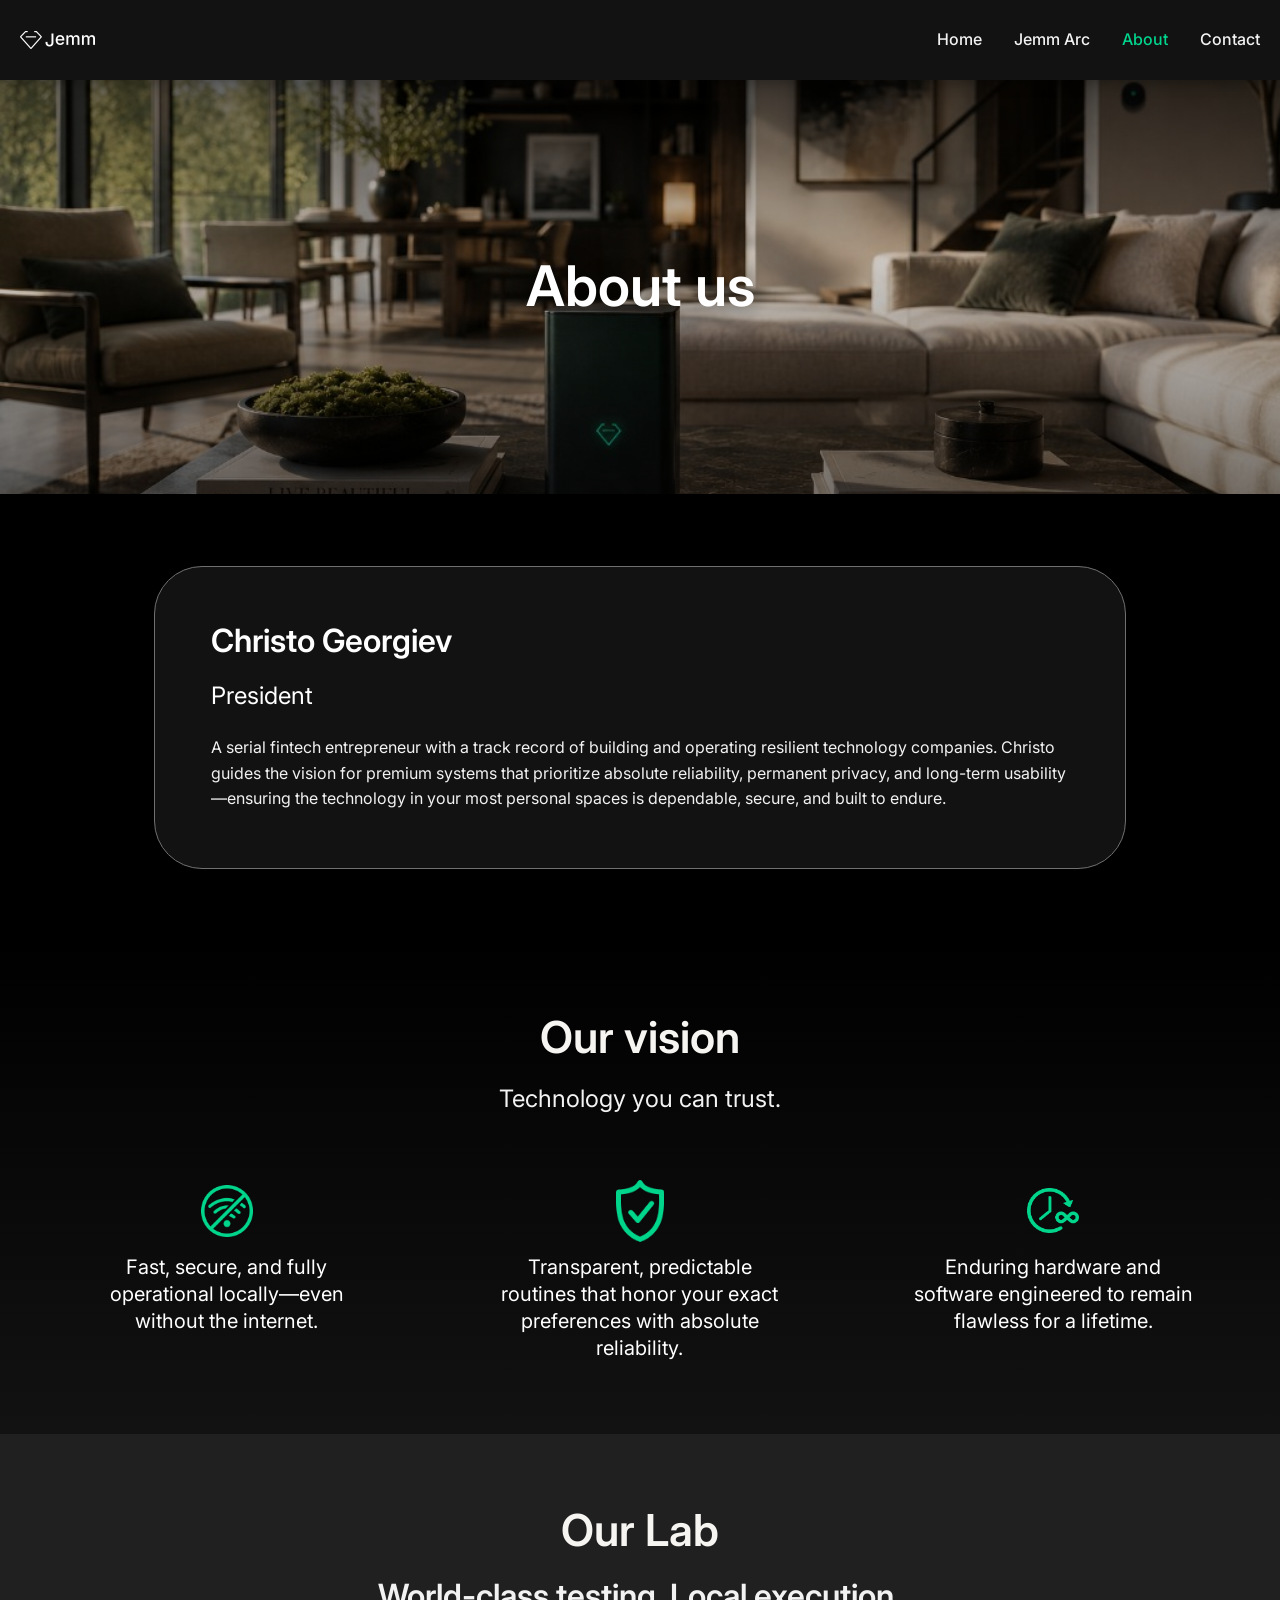
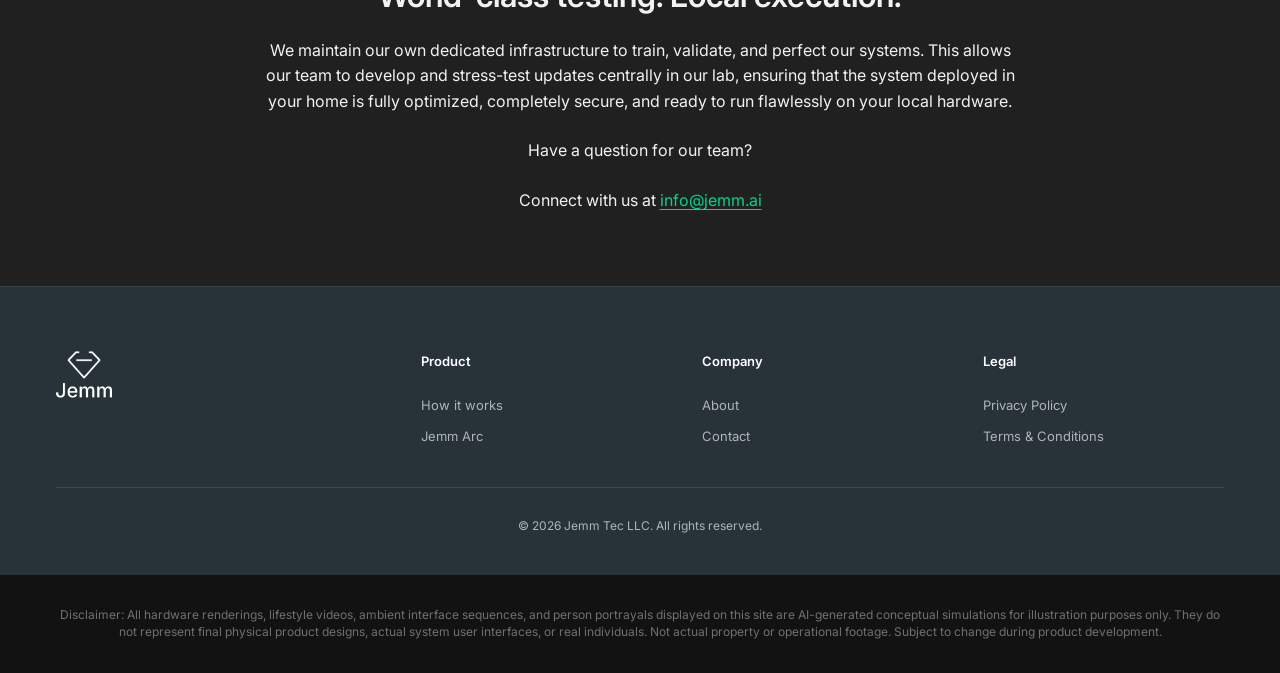
<file: about.html>
<!DOCTYPE html>
<html lang="en">
<head>
  <meta charset="UTF-8" />
  <meta name="viewport" content="width=device-width, initial-scale=1.0" />
  <link rel="icon" href="assets/favicon.png" type="image/png" />
  <title>About — Jemm</title>
  <meta name="description" content="A seamless life companion that completes your daily tasks on command." />
  <link rel="preconnect" href="https://fonts.googleapis.com" />
  <link rel="preconnect" href="https://fonts.gstatic.com" crossorigin />
  <link href="https://fonts.googleapis.com/css2?family=Inter:wght@400;500;600;700&display=swap" rel="stylesheet" />
  <link rel="stylesheet" href="css/styles.css" />
</head>
<body>

  <header class="site-header site-header--page" id="siteHeader">
    <div class="container site-header__inner">
      <a href="index.html" class="site-logo" aria-label="Jemm home">
        <img src="assets/logo-landscape-white.png" alt="Jemm" width="75" height="18" />
      </a>
      <button class="site-nav-toggle" type="button" id="siteNavToggle" aria-expanded="false" aria-controls="siteNav" aria-label="Open menu">
        <span></span><span></span><span></span>
      </button>
      <nav class="site-nav" id="siteNav" aria-label="Main">
        <a href="index.html">Home</a>
        <a href="jemm-arc.html">Jemm Arc</a>
        <a href="about.html" class="is-active" aria-current="page">About</a>
        <a href="contact.html">Contact</a>
      </nav>
    </div>
  </header>

  <main>
    <section class="hero-page hero-page--scene hero-page--plain hero-page--about" aria-labelledby="about-hero-title">
      <div class="hero-page__bg" aria-hidden="true">
        <img src="assets/images/hero-about-contact-living-room.png" alt="" />
      </div>
      <div class="hero-page__content">
        <h1 class="h1" id="about-hero-title" style="color: var(--white);">About us</h1>
      </div>
    </section>

    <section class="section section--black" aria-labelledby="founder-title">
      <div class="container">
        <div class="split-card split-card--text-only" style="max-width: 972px;">
          <div class="split-card__body">
            <h2 class="h3" id="founder-title" style="color: var(--white);">Christo Georgiev</h2>
            <p class="h4" style="color: var(--white); margin: 0;">President</p>
            <p style="margin: 0;">A serial fintech entrepreneur with a track record of building and operating resilient technology companies. Christo guides the vision for premium systems that prioritize absolute reliability, permanent privacy, and long-term usability—ensuring the technology in your most personal spaces is dependable, secure, and built to endure.</p>
          </div>
        </div>
      </div>
    </section>

    <section class="section section--gradient-dark" aria-labelledby="vision-title">
      <div class="container">
        <header class="section-header" style="margin-bottom: 56px;">
          <h2 class="h2" id="vision-title" style="color: var(--coconut);">Our vision</h2>
          <p class="h4" style="color: var(--lite-gray); margin: 0;">Technology you can trust.</p>
        </header>
        <div class="selling-points">
          <article class="selling-point">
            <span class="selling-point__icon about-feature-icon about-feature-icon--local" role="img" aria-label="Local processing"></span>
            <p class="selling-point__statement">Fast, secure, and fully operational locally—even without the internet.</p>
          </article>
          <article class="selling-point">
            <span class="selling-point__icon about-feature-icon about-feature-icon--reliable" role="img" aria-label="Reliable system"></span>
            <p class="selling-point__statement">Transparent, predictable routines that honor your exact preferences with absolute reliability.</p>
          </article>
          <article class="selling-point">
            <span class="selling-point__icon about-feature-icon about-feature-icon--built-to-last" role="img" aria-label="Built to last"></span>
            <p class="selling-point__statement">Enduring hardware and software engineered to remain flawless for a lifetime.</p>
          </article>
        </div>
      </div>
    </section>

    <section class="section section--charcoal about-lab" aria-labelledby="lab-title">
      <div class="container lab-section">
        <h2 class="h2" id="lab-title" style="color: var(--coconut);">Our Lab</h2>
        <p class="h3" style="color: var(--lite-gray); margin: 0;">World-class testing. Local execution.</p>
        <p style="margin: 0;">We maintain our own dedicated infrastructure to train, validate, and perfect our systems. This allows our team to develop and stress-test updates centrally in our lab, ensuring that the system deployed in your home is fully optimized, completely secure, and ready to run flawlessly on your local hardware.</p>
        <p style="margin: 0;">Have a question for our team?</p>
        <p style="margin: 0;">Connect with us at <a href="mailto:info@jemm.ai">info@jemm.ai</a></p>
      </div>
    </section>
  </main>

  <div id="site-footer-mount"></div>

  <script src="js/footer.js"></script>
  <script src="js/site.js"></script>
</body>
</html>
</file>
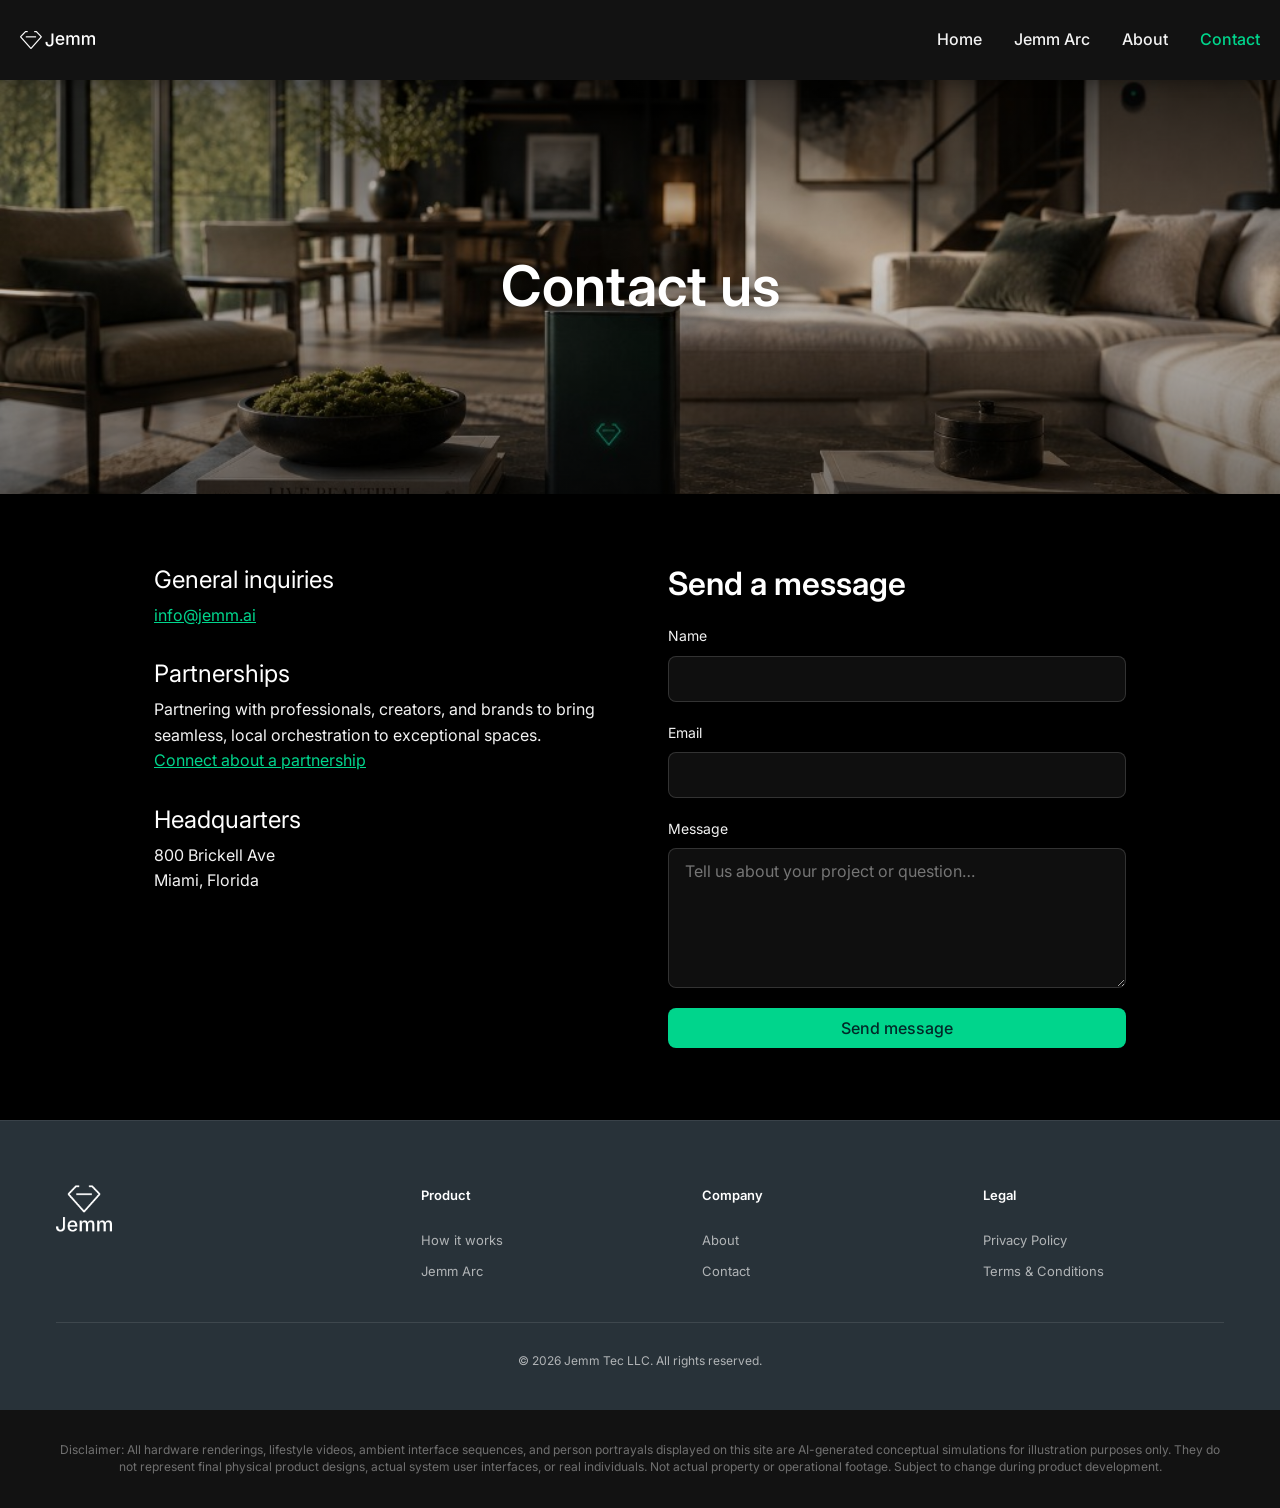
<file: contact.html>
<!DOCTYPE html>
<html lang="en">
<head>
  <meta charset="UTF-8" />
  <meta name="viewport" content="width=device-width, initial-scale=1.0" />
  <link rel="icon" href="assets/favicon.png" type="image/png" />
  <title>Contact — Jemm</title>
  <meta name="description" content="A seamless life companion that completes your daily tasks on command." />
  <link rel="preconnect" href="https://fonts.googleapis.com" />
  <link rel="preconnect" href="https://fonts.gstatic.com" crossorigin />
  <link href="https://fonts.googleapis.com/css2?family=Inter:wght@400;500;600;700&display=swap" rel="stylesheet" />
  <link rel="stylesheet" href="css/styles.css" />
</head>
<body>

  <header class="site-header site-header--page" id="siteHeader">
    <div class="container site-header__inner">
      <a href="index.html" class="site-logo" aria-label="Jemm home">
        <img src="assets/logo-landscape-white.png" alt="Jemm" width="75" height="18" />
      </a>
      <button class="site-nav-toggle" type="button" id="siteNavToggle" aria-expanded="false" aria-controls="siteNav" aria-label="Open menu">
        <span></span><span></span><span></span>
      </button>
      <nav class="site-nav" id="siteNav" aria-label="Main">
        <a href="index.html">Home</a>
        <a href="jemm-arc.html">Jemm Arc</a>
        <a href="about.html">About</a>
        <a href="contact.html" class="is-active" aria-current="page">Contact</a>
      </nav>
    </div>
  </header>

  <main>
    <section class="hero-page hero-page--scene hero-page--plain hero-page--contact" aria-labelledby="contact-hero-title">
      <div class="hero-page__bg" aria-hidden="true">
        <img src="assets/images/hero-about-contact-living-room.png" alt="" />
      </div>
      <div class="hero-page__content">
        <h1 class="h1" id="contact-hero-title" style="color: var(--white);">Contact us</h1>
      </div>
    </section>

    <section class="section section--black" aria-labelledby="contact-form-title">
      <div class="container">
        <div class="contact-grid">
          <div class="contact-info">
            <div class="contact-info__block">
              <h2 class="h4">General inquiries</h2>
              <p><a href="mailto:info@jemm.ai">info@jemm.ai</a></p>
            </div>
            <div class="contact-info__block">
              <h2 class="h4">Partnerships</h2>
              <p>Partnering with professionals, creators, and brands to bring seamless, local orchestration to exceptional spaces.</p>
              <p><a href="mailto:info@jemm.ai?subject=Partnership%20inquiry">Connect about a partnership</a></p>
            </div>
            <div class="contact-info__block">
              <h2 class="h4">Headquarters</h2>
              <p>800 Brickell Ave<br />Miami, Florida</p>
            </div>
          </div>

          <div class="contact-form-wrap">
            <h2 class="h3" id="contact-form-title">Send a message</h2>
            <form class="contact-form" action="mailto:info@jemm.ai" method="post" enctype="text/plain">
              <label>
                Name
                <input type="text" name="name" autocomplete="name" required />
              </label>
              <label>
                Email
                <input type="email" name="email" autocomplete="email" required />
              </label>
              <label>
                Message
                <textarea name="message" required placeholder="Tell us about your project or question…"></textarea>
              </label>
              <button type="submit" class="btn btn--primary">Send message</button>
            </form>
          </div>
        </div>
      </div>
    </section>
  </main>

  <div id="site-footer-mount"></div>

  <script src="js/footer.js"></script>
  <script src="js/site.js"></script>
</body>
</html>
</file>
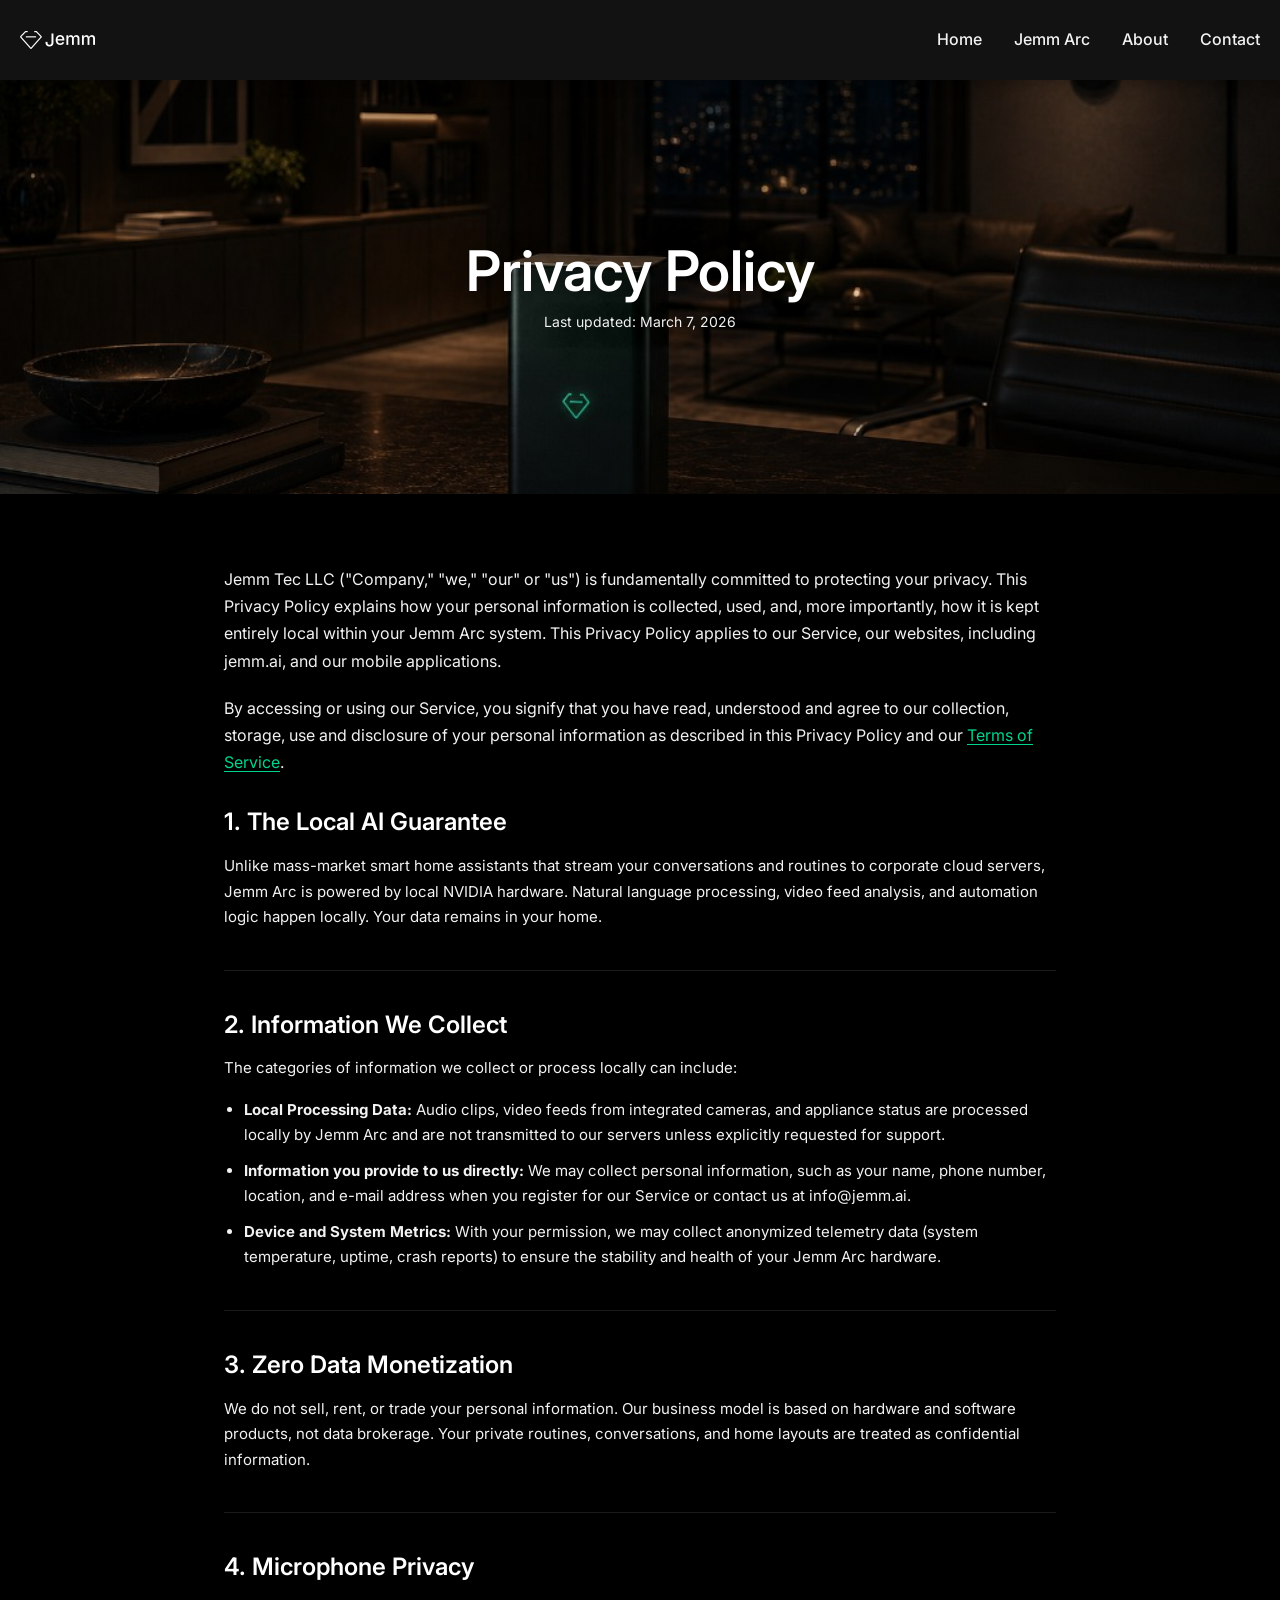
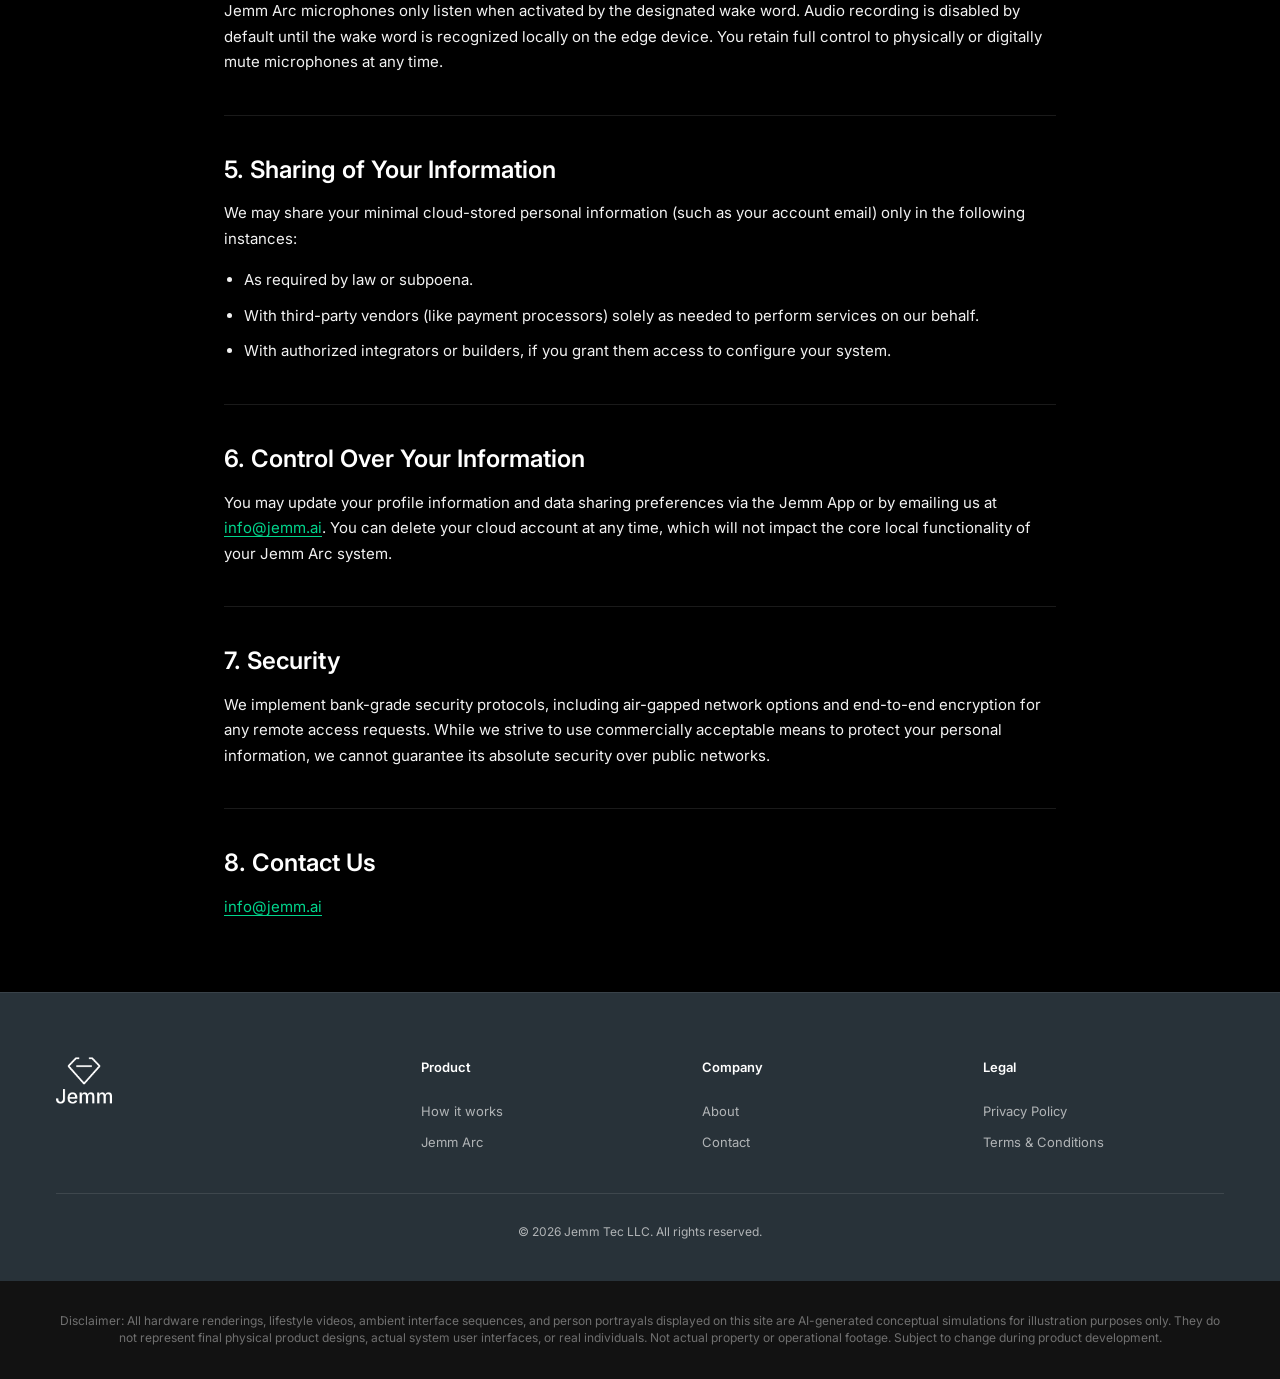
<file: privacy.html>
<!DOCTYPE html>
<html lang="en">
<head>
  <meta charset="UTF-8" />
  <meta name="viewport" content="width=device-width, initial-scale=1.0" />
  <link rel="icon" href="assets/favicon.png" type="image/png" />
  <title>Privacy Policy — Jemm</title>
  <meta name="description" content="A seamless life companion that completes your daily tasks on command." />
  <link rel="preconnect" href="https://fonts.googleapis.com" />
  <link rel="preconnect" href="https://fonts.gstatic.com" crossorigin />
  <link href="https://fonts.googleapis.com/css2?family=Inter:wght@400;500;600;700&display=swap" rel="stylesheet" />
  <link rel="stylesheet" href="css/styles.css" />
</head>
<body>

  <header class="site-header site-header--page" id="siteHeader">
    <div class="container site-header__inner">
      <a href="index.html" class="site-logo" aria-label="Jemm home">
        <img src="assets/logo-landscape-white.png" alt="Jemm" width="75" height="18" />
      </a>
      <button class="site-nav-toggle" type="button" id="siteNavToggle" aria-expanded="false" aria-controls="siteNav" aria-label="Open menu">
        <span></span><span></span><span></span>
      </button>
      <nav class="site-nav" id="siteNav" aria-label="Main">
        <a href="index.html">Home</a>
        <a href="jemm-arc.html">Jemm Arc</a>
        <a href="about.html">About</a>
        <a href="contact.html">Contact</a>
      </nav>
    </div>
  </header>

  <main>
    <section class="hero-page hero-page--scene hero-page--plain hero-page--legal hero-page--contact" aria-labelledby="privacy-hero-title">
      <div class="hero-page__bg" aria-hidden="true">
        <img src="assets/images/hero-legal-about-living-room.png" alt="" />
      </div>
      <div class="hero-page__content">
        <h1 class="h1" id="privacy-hero-title" style="color: var(--white);">Privacy Policy</h1>
        <p class="legal-date">Last updated: March 7, 2026</p>
      </div>
    </section>

    <section class="section section--black" aria-label="Privacy Policy content">
      <div class="container">
        <div class="page-content">
        <p>Jemm Tec LLC ("Company," "we," "our" or "us") is fundamentally committed to protecting your privacy. This Privacy Policy explains how your personal information is collected, used, and, more importantly, how it is kept entirely local within your Jemm Arc system. This Privacy Policy applies to our Service, our websites, including jemm.ai, and our mobile applications.</p>

        <p>By accessing or using our Service, you signify that you have read, understood and agree to our collection, storage, use and disclosure of your personal information as described in this Privacy Policy and our <a href="terms.html">Terms of Service</a>.</p>

        <section class="legal-block">
          <h4 class="h4">1. The Local AI Guarantee</h4>
          <p>Unlike mass-market smart home assistants that stream your conversations and routines to corporate cloud servers, Jemm Arc is powered by local NVIDIA hardware. Natural language processing, video feed analysis, and automation logic happen locally. Your data remains in your home.</p>
        </section>

        <section class="legal-block">
          <h4 class="h4">2. Information We Collect</h4>
          <p>The categories of information we collect or process locally can include:</p>
          <ul>
            <li><strong>Local Processing Data:</strong> Audio clips, video feeds from integrated cameras, and appliance status are processed locally by Jemm Arc and are not transmitted to our servers unless explicitly requested for support.</li>
            <li><strong>Information you provide to us directly:</strong> We may collect personal information, such as your name, phone number, location, and e-mail address when you register for our Service or contact us at info@jemm.ai.</li>
            <li><strong>Device and System Metrics:</strong> With your permission, we may collect anonymized telemetry data (system temperature, uptime, crash reports) to ensure the stability and health of your Jemm Arc hardware.</li>
          </ul>
        </section>

        <section class="legal-block">
          <h4 class="h4">3. Zero Data Monetization</h4>
          <p>We do not sell, rent, or trade your personal information. Our business model is based on hardware and software products, not data brokerage. Your private routines, conversations, and home layouts are treated as confidential information.</p>
        </section>

        <section class="legal-block">
          <h4 class="h4">4. Microphone Privacy</h4>
          <p>Jemm Arc microphones only listen when activated by the designated wake word. Audio recording is disabled by default until the wake word is recognized locally on the edge device. You retain full control to physically or digitally mute microphones at any time.</p>
        </section>

        <section class="legal-block">
          <h4 class="h4">5. Sharing of Your Information</h4>
          <p>We may share your minimal cloud-stored personal information (such as your account email) only in the following instances:</p>
          <ul>
            <li>As required by law or subpoena.</li>
            <li>With third-party vendors (like payment processors) solely as needed to perform services on our behalf.</li>
            <li>With authorized integrators or builders, if you grant them access to configure your system.</li>
          </ul>
        </section>

        <section class="legal-block">
          <h4 class="h4">6. Control Over Your Information</h4>
          <p>You may update your profile information and data sharing preferences via the Jemm App or by emailing us at <a href="mailto:info@jemm.ai">info@jemm.ai</a>. You can delete your cloud account at any time, which will not impact the core local functionality of your Jemm Arc system.</p>
        </section>

        <section class="legal-block">
          <h4 class="h4">7. Security</h4>
          <p>We implement bank-grade security protocols, including air-gapped network options and end-to-end encryption for any remote access requests. While we strive to use commercially acceptable means to protect your personal information, we cannot guarantee its absolute security over public networks.</p>
        </section>

        <section class="legal-block">
          <h4 class="h4">8. Contact Us</h4>
          <p><a href="mailto:info@jemm.ai">info@jemm.ai</a></p>
        </section>
      </div>
      </div>
    </section>
  </main>

  <div id="site-footer-mount"></div>

  <script src="js/footer.js"></script>
  <script src="js/site.js"></script>
</body>
</html>
</file>
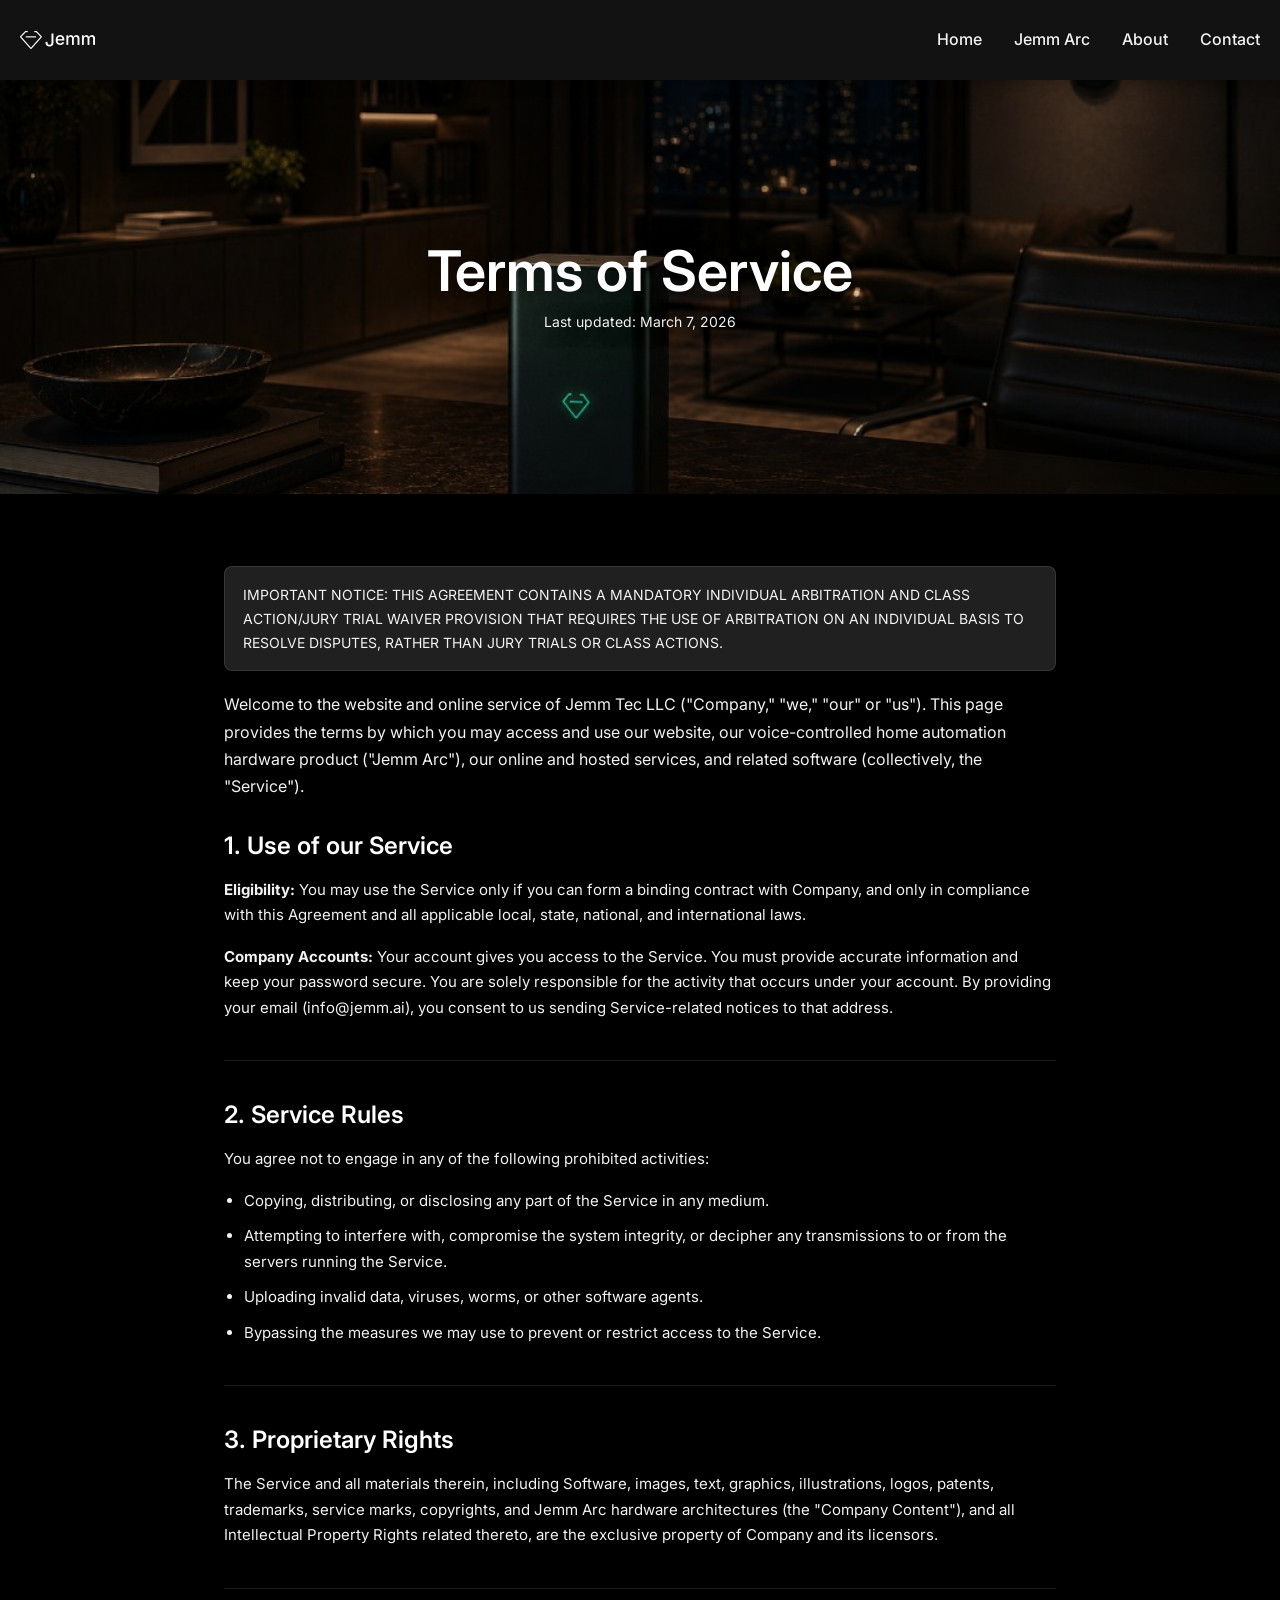
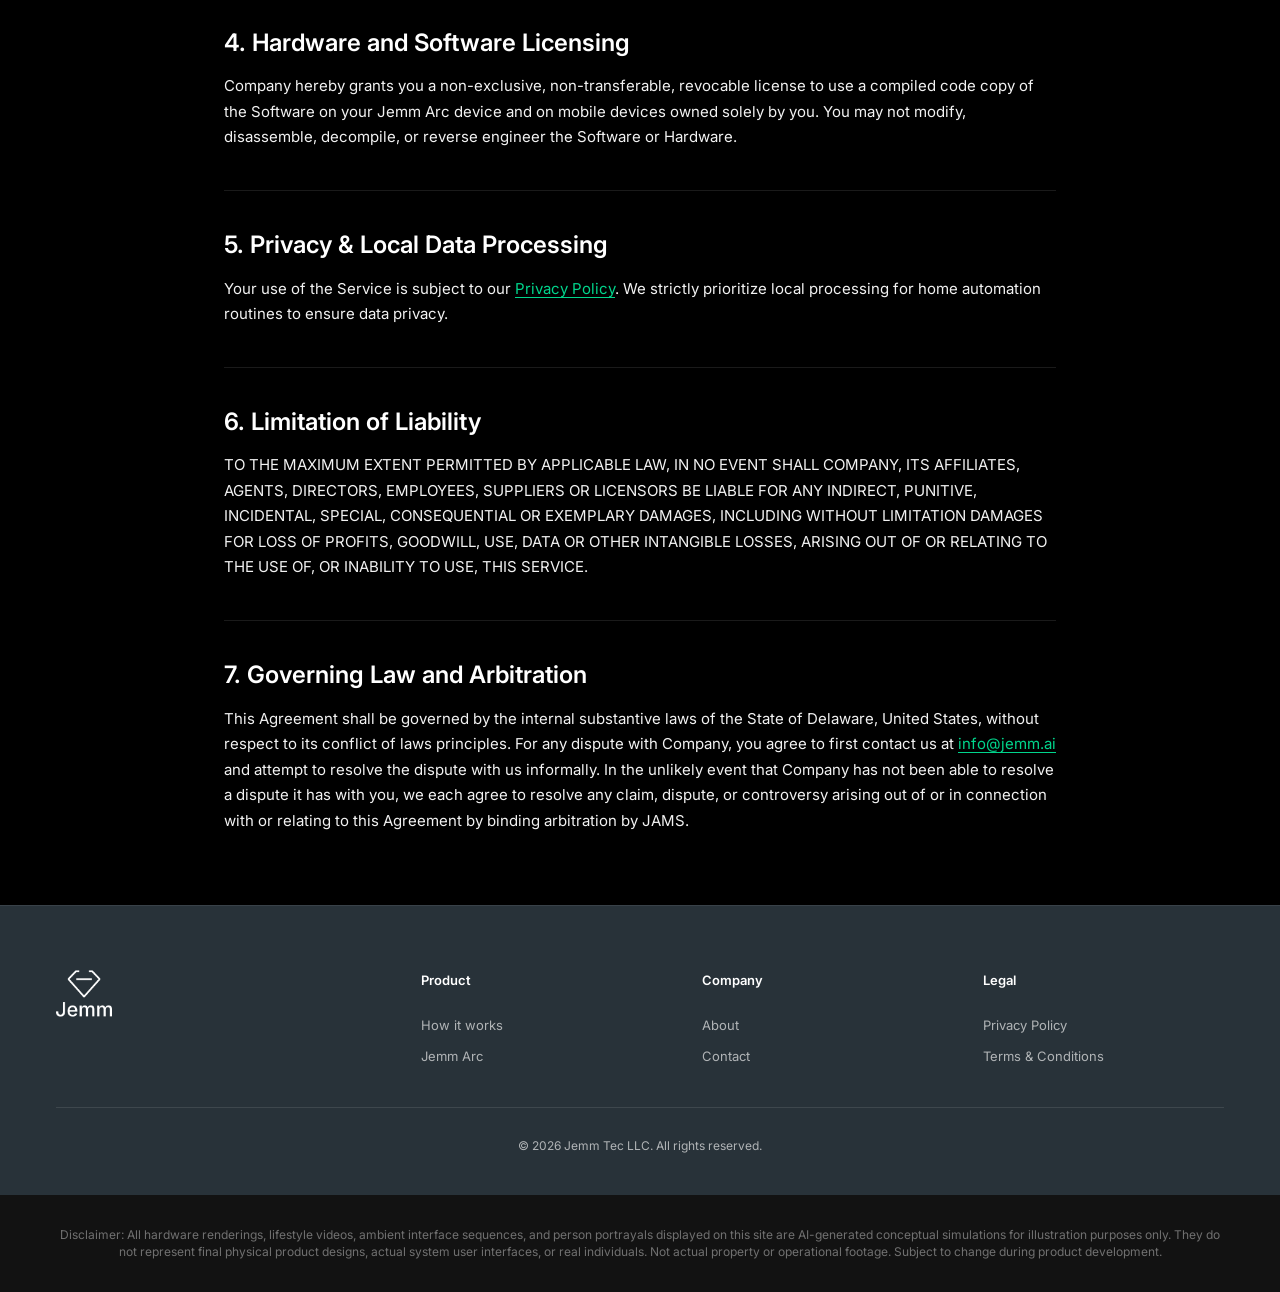
<file: terms.html>
<!DOCTYPE html>
<html lang="en">
<head>
  <meta charset="UTF-8" />
  <meta name="viewport" content="width=device-width, initial-scale=1.0" />
  <link rel="icon" href="assets/favicon.png" type="image/png" />
  <title>Terms of Service — Jemm</title>
  <meta name="description" content="A seamless life companion that completes your daily tasks on command." />
  <link rel="preconnect" href="https://fonts.googleapis.com" />
  <link rel="preconnect" href="https://fonts.gstatic.com" crossorigin />
  <link href="https://fonts.googleapis.com/css2?family=Inter:wght@400;500;600;700&display=swap" rel="stylesheet" />
  <link rel="stylesheet" href="css/styles.css" />
</head>
<body>

  <header class="site-header site-header--page" id="siteHeader">
    <div class="container site-header__inner">
      <a href="index.html" class="site-logo" aria-label="Jemm home">
        <img src="assets/logo-landscape-white.png" alt="Jemm" width="75" height="18" />
      </a>
      <button class="site-nav-toggle" type="button" id="siteNavToggle" aria-expanded="false" aria-controls="siteNav" aria-label="Open menu">
        <span></span><span></span><span></span>
      </button>
      <nav class="site-nav" id="siteNav" aria-label="Main">
        <a href="index.html">Home</a>
        <a href="jemm-arc.html">Jemm Arc</a>
        <a href="about.html">About</a>
        <a href="contact.html">Contact</a>
      </nav>
    </div>
  </header>

  <main>
    <section class="hero-page hero-page--scene hero-page--plain hero-page--legal hero-page--contact" aria-labelledby="terms-hero-title">
      <div class="hero-page__bg" aria-hidden="true">
        <img src="assets/images/hero-legal-about-living-room.png" alt="" />
      </div>
      <div class="hero-page__content">
        <h1 class="h1" id="terms-hero-title" style="color: var(--white);">Terms of Service</h1>
        <p class="legal-date">Last updated: March 7, 2026</p>
      </div>
    </section>

    <section class="section section--black" aria-label="Terms of Service content">
      <div class="container">
        <div class="page-content">
        <p class="legal-notice">IMPORTANT NOTICE: THIS AGREEMENT CONTAINS A MANDATORY INDIVIDUAL ARBITRATION AND CLASS ACTION/JURY TRIAL WAIVER PROVISION THAT REQUIRES THE USE OF ARBITRATION ON AN INDIVIDUAL BASIS TO RESOLVE DISPUTES, RATHER THAN JURY TRIALS OR CLASS ACTIONS.</p>

        <p>Welcome to the website and online service of Jemm Tec LLC ("Company," "we," "our" or "us"). This page provides the terms by which you may access and use our website, our voice-controlled home automation hardware product ("Jemm Arc"), our online and hosted services, and related software (collectively, the "Service").</p>

        <section class="legal-block">
          <h4 class="h4">1. Use of our Service</h4>
          <p><strong>Eligibility:</strong> You may use the Service only if you can form a binding contract with Company, and only in compliance with this Agreement and all applicable local, state, national, and international laws.</p>
          <p><strong>Company Accounts:</strong> Your account gives you access to the Service. You must provide accurate information and keep your password secure. You are solely responsible for the activity that occurs under your account. By providing your email (info@jemm.ai), you consent to us sending Service-related notices to that address.</p>
        </section>

        <section class="legal-block">
          <h4 class="h4">2. Service Rules</h4>
          <p>You agree not to engage in any of the following prohibited activities:</p>
          <ul>
            <li>Copying, distributing, or disclosing any part of the Service in any medium.</li>
            <li>Attempting to interfere with, compromise the system integrity, or decipher any transmissions to or from the servers running the Service.</li>
            <li>Uploading invalid data, viruses, worms, or other software agents.</li>
            <li>Bypassing the measures we may use to prevent or restrict access to the Service.</li>
          </ul>
        </section>

        <section class="legal-block">
          <h4 class="h4">3. Proprietary Rights</h4>
          <p>The Service and all materials therein, including Software, images, text, graphics, illustrations, logos, patents, trademarks, service marks, copyrights, and Jemm Arc hardware architectures (the "Company Content"), and all Intellectual Property Rights related thereto, are the exclusive property of Company and its licensors.</p>
        </section>

        <section class="legal-block">
          <h4 class="h4">4. Hardware and Software Licensing</h4>
          <p>Company hereby grants you a non-exclusive, non-transferable, revocable license to use a compiled code copy of the Software on your Jemm Arc device and on mobile devices owned solely by you. You may not modify, disassemble, decompile, or reverse engineer the Software or Hardware.</p>
        </section>

        <section class="legal-block">
          <h4 class="h4">5. Privacy &amp; Local Data Processing</h4>
          <p>Your use of the Service is subject to our <a href="privacy.html">Privacy Policy</a>. We strictly prioritize local processing for home automation routines to ensure data privacy.</p>
        </section>

        <section class="legal-block">
          <h4 class="h4">6. Limitation of Liability</h4>
          <p>TO THE MAXIMUM EXTENT PERMITTED BY APPLICABLE LAW, IN NO EVENT SHALL COMPANY, ITS AFFILIATES, AGENTS, DIRECTORS, EMPLOYEES, SUPPLIERS OR LICENSORS BE LIABLE FOR ANY INDIRECT, PUNITIVE, INCIDENTAL, SPECIAL, CONSEQUENTIAL OR EXEMPLARY DAMAGES, INCLUDING WITHOUT LIMITATION DAMAGES FOR LOSS OF PROFITS, GOODWILL, USE, DATA OR OTHER INTANGIBLE LOSSES, ARISING OUT OF OR RELATING TO THE USE OF, OR INABILITY TO USE, THIS SERVICE.</p>
        </section>

        <section class="legal-block">
          <h4 class="h4">7. Governing Law and Arbitration</h4>
          <p>This Agreement shall be governed by the internal substantive laws of the State of Delaware, United States, without respect to its conflict of laws principles. For any dispute with Company, you agree to first contact us at <a href="mailto:info@jemm.ai">info@jemm.ai</a> and attempt to resolve the dispute with us informally. In the unlikely event that Company has not been able to resolve a dispute it has with you, we each agree to resolve any claim, dispute, or controversy arising out of or in connection with or relating to this Agreement by binding arbitration by JAMS.</p>
        </section>
      </div>
      </div>
    </section>
  </main>

  <div id="site-footer-mount"></div>

  <script src="js/footer.js"></script>
  <script src="js/site.js"></script>
</body>
</html>
</file>
<file: css/styles.css>
/* Jemm Website Approved — from Figma Version C */

:root {
  --ink: #121212;
  --charcoal: #202020;
  --steel: #283239;
  --deep-green: #002928;
  --emerald: #059161;
  --neon: #00d58c;
  --lite-gray: #f2f2f2;
  --coconut: #f7f5f2;
  --gray: #707070;
  --white: #ffffff;

  --font: "Inter", system-ui, sans-serif;
  --container: 1440px;
  --gutter: clamp(20px, 5vw, 56px);
  --nav-h: 80px;

  --h1: clamp(2.25rem, 5vw, 3.5rem);
  --h2: clamp(1.75rem, 4vw, 2.75rem);
  --h3: clamp(1.375rem, 2.5vw, 2rem);
  --h4: clamp(1.125rem, 2.5vw, 1.5rem);
  --body: 1rem;
  --caption-14: 0.875rem;
  --caption-12: 0.75rem;

  --radius-sm: 8px;
  --radius-lg: 32px;
  --radius-xl: 48px;
  --shadow-nav: 0 4px 12.5px rgba(0, 0, 0, 0.25);
  --signature-gradient: linear-gradient(135deg, #00d58c 0%, #059161 100%);
}

*, *::before, *::after { box-sizing: border-box; }

html {
  scroll-behavior: smooth;
  overflow-x: clip;
}

body {
  margin: 0;
  font-family: var(--font);
  font-size: var(--body);
  line-height: 1.6;
  color: var(--lite-gray);
  background: var(--ink);
  -webkit-font-smoothing: antialiased;
  overflow-x: clip;
}

body:not(.page-home) main {
  padding-top: var(--nav-h);
}

img { max-width: 100%; height: auto; display: block; }

a { color: inherit; text-decoration: none; }

.container {
  width: min(var(--container), 100%);
  margin-inline: auto;
  padding-inline: var(--gutter);
}

/* Typography */
.h1, h1.h1 {
  font-size: var(--h1);
  font-weight: 600;
  line-height: 1.1;
  margin: 0;
}

.h2, h2.h2 {
  font-size: var(--h2);
  font-weight: 600;
  line-height: 1.1;
  margin: 0;
}

.h3, h3.h3 {
  font-size: var(--h3);
  font-weight: 600;
  line-height: 1.1;
  margin: 0;
}

.h4, h4.h4 {
  font-size: var(--h4);
  font-weight: 400;
  line-height: 1.2;
  margin: 0;
}

.text-neon { color: var(--neon); }
.text-emerald { color: var(--emerald); }

.text-glisten {
  background: linear-gradient(
    135deg,
    #059161 0%,
    #00d58c 28%,
    #b8ffe8 48%,
    #00d58c 68%,
    #059161 100%
  );
  background-size: 220% 220%;
  -webkit-background-clip: text;
  background-clip: text;
  color: transparent;
  animation: jemm-glisten 4.2s ease-in-out infinite;
  filter: drop-shadow(0 0 10px rgba(0, 213, 140, 0.35))
    drop-shadow(0 0 28px rgba(0, 213, 140, 0.12));
}

@keyframes jemm-glisten {
  0%,
  100% {
    background-position: 0% 50%;
  }

  50% {
    background-position: 100% 50%;
  }
}

@media (prefers-reduced-motion: reduce) {
  .text-glisten {
    animation: none;
    background: var(--signature-gradient);
    background-size: 100% 100%;
    filter: none;
  }
}
.text-center { text-align: center; }
.text-muted { color: var(--gray); }
.lead { font-size: var(--h4); line-height: 1.2; }
.caption-14 { font-size: var(--caption-14); line-height: 1.4; }
.caption-12 { font-size: var(--caption-12); line-height: 1.4; }

.section-header {
  display: flex;
  flex-direction: column;
  align-items: center;
  gap: 24px;
  text-align: center;
  max-width: 896px;
  margin-inline: auto;
}

.section-header--wide { max-width: 100%; }

/* Buttons */
.btn {
  display: inline-flex;
  align-items: center;
  justify-content: center;
  gap: 8px;
  min-height: 40px;
  padding: 12px 20px;
  border-radius: var(--radius-sm);
  border: none;
  font-family: var(--font);
  font-size: var(--body);
  font-weight: 500;
  line-height: 1;
  cursor: pointer;
  transition: background 0.2s, border-color 0.2s, color 0.2s;
}

.btn--primary {
  background: var(--neon);
  color: var(--deep-green);
}

.btn--primary:hover {
  background: #00bf7d;
  color: var(--deep-green);
}

.btn--outline {
  background: transparent;
  color: var(--white);
  border: 1px solid var(--white);
}

.btn--outline:hover {
  background: rgba(255, 255, 255, 0.08);
}

.btn--dark {
  background: var(--neon);
  color: var(--deep-green);
}

.icon-btn {
  display: inline-flex;
  align-items: center;
  justify-content: center;
  width: 40px;
  height: 40px;
  border-radius: 50%;
  border: 1px solid rgba(255, 255, 255, 0.35);
  background: rgba(0, 0, 0, 0.35);
  color: var(--white);
  cursor: pointer;
}

.icon-btn svg { width: 18px; height: 18px; }

/* Header / Nav */
.site-header {
  position: fixed;
  top: 0;
  left: 0;
  right: 0;
  z-index: 100;
  height: var(--nav-h);
  background: transparent;
  box-shadow: none;
  border-bottom: none;
  transition: background 0.3s ease, box-shadow 0.3s ease;
}

.site-header--solid,
.site-header--page {
  background: var(--ink);
  box-shadow: var(--shadow-nav);
}

.site-header:not(.site-header--solid):not(.site-header--page) {
  background: transparent;
  box-shadow: none;
}

.site-header:not(.site-header--solid):not(.site-header--page) .site-nav a {
  color: rgba(255, 255, 255, 0.82);
}

.site-header:not(.site-header--solid):not(.site-header--page) .site-nav a:hover {
  color: var(--white);
}

.site-header:not(.site-header--solid):not(.site-header--page) .site-nav a.is-active {
  color: var(--neon);
}

.site-header:not(.site-header--solid):not(.site-header--page) .site-nav a.is-active--emerald {
  color: var(--neon);
}

.site-header__inner {
  display: flex;
  align-items: center;
  justify-content: space-between;
  height: var(--nav-h);
  padding-inline: 20px;
}

.site-logo img {
  height: 18px;
  width: auto;
}

.site-nav {
  display: flex;
  align-items: center;
  gap: 32px;
}

.site-nav a {
  display: flex;
  align-items: center;
  justify-content: center;
  min-width: 0;
  padding: 4px 0;
  font-size: var(--body);
  font-weight: 500;
  color: var(--lite-gray);
  transition: color 0.2s;
}

.site-nav a:hover { color: var(--neon); }

.site-nav a.is-active {
  color: var(--neon);
}

.site-header--page .site-nav a.is-active,
.site-header--solid .site-nav a.is-active {
  color: var(--neon);
}

.site-nav-toggle {
  display: none;
  flex-direction: column;
  gap: 5px;
  padding: 8px;
  border: none;
  background: none;
  cursor: pointer;
}

.site-nav-toggle span {
  display: block;
  width: 22px;
  height: 2px;
  background: var(--white);
}

@media (max-width: 768px) {
  .site-nav-toggle { display: flex; }

  .site-header__inner {
    padding-inline: var(--gutter);
  }

  .site-nav {
    position: fixed;
    inset: var(--nav-h) 0 auto 0;
    flex-direction: column;
    align-items: stretch;
    padding: 24px var(--gutter);
    background: var(--ink);
    transform: translateY(-120%);
    opacity: 0;
    pointer-events: none;
    transition: transform 0.25s, opacity 0.25s;
  }

  .site-nav a {
    min-width: 0;
    width: 100%;
    justify-content: flex-start;
    padding: 12px 8px;
  }

  .site-nav.is-open {
    transform: translateY(0);
    opacity: 1;
    pointer-events: auto;
  }

  .hero-home {
    min-height: max(520px, 62svh);
    min-height: max(520px, 62dvh);
    padding-top: calc(var(--nav-h) + 24px);
    padding-bottom: 32px;
  }

  .hero-home__content {
    gap: 32px;
  }

  .hero-home__stack {
    gap: 24px;
  }

  .hero-home__copy h1 {
    font-size: clamp(1.875rem, 8vw, 2.125rem);
  }

  .hero-home__copy p {
    font-size: 0.875rem;
    line-height: 1.4;
  }

  .hero-page {
    padding-block: 32px;
  }

  .hero-page--scene {
    min-height: clamp(260px, 38vh, 360px);
  }

  .contact-grid {
    grid-template-columns: 1fr;
    gap: 40px;
  }
}

/* Hero — Home */
.hero-home {
  position: relative;
  min-height: max(945px, 100vh);
  min-height: max(945px, 100dvh);
  display: flex;
  align-items: flex-end;
  justify-content: center;
  padding: var(--gutter);
  padding-bottom: 100px;
  overflow: hidden;
}

.hero-home__bg {
  position: absolute;
  inset: 0;
  z-index: 0;
}

.hero-home__bg img,
.hero-home__bg video {
  width: 100%;
  height: 100%;
  object-fit: cover;
}

.hero-home__overlay {
  position: absolute;
  inset: 0;
  background:
    linear-gradient(to top, #000 0%, rgba(0, 0, 0, 0.28) 42%, rgba(0, 0, 0, 0.08) 100%),
    rgba(0, 0, 0, 0.12);
}

.hero-home__content {
  position: relative;
  z-index: 1;
  display: flex;
  flex-direction: column;
  align-items: center;
  gap: 150px;
  width: 100%;
  max-width: 590px;
  text-align: center;
}

.hero-home__stack {
  display: flex;
  flex-direction: column;
  align-items: center;
  gap: 56px;
  width: 100%;
}

.hero-home__copy {
  display: flex;
  flex-direction: column;
  gap: 8px;
  width: 100%;
}

.hero-home__actions {
  display: flex;
  flex-wrap: wrap;
  gap: 12px;
  justify-content: center;
}

.btn--ghost {
  background: transparent;
  color: var(--white);
  border: 1px solid var(--white);
  min-width: 160px;
}

.btn--ghost:hover {
  background: rgba(255, 255, 255, 0.08);
}

.hero-home .icon-btn {
  border-color: rgba(255, 255, 255, 0.55);
  background: rgba(0, 0, 0, 0.2);
}

/* Hero — Page (product, about, contact) */
.hero-page {
  position: relative;
  min-height: 305px;
  display: flex;
  align-items: center;
  justify-content: center;
  padding: var(--gutter);
  text-align: center;
}

.hero-page--tall { min-height: 350px; }

.hero-page--scene {
  min-height: clamp(340px, 46vh, 480px);
}

.hero-page--product .hero-page__content,
.hero-page--plain .hero-page__content {
  text-shadow: 0 2px 20px rgba(0, 0, 0, 0.55);
}

.hero-page--about .hero-page__bg img,
.hero-page--contact .hero-page__bg img {
  object-position: center 50%;
}

.hero-page--product .hero-page__bg img {
  object-position: center 58%;
}

.hero-page--product .hero-page__overlay {
  background: linear-gradient(
    to bottom,
    rgba(0, 0, 0, 0.28) 0%,
    rgba(0, 0, 0, 0.04) 42%,
    rgba(0, 0, 0, 0.24) 100%
  );
}

.hero-page--plain .hero-page__bg::after {
  content: "";
  position: absolute;
  inset: 0;
  background: linear-gradient(
    to bottom,
    rgba(0, 0, 0, 0.58) 0%,
    rgba(0, 0, 0, 0.18) 42%,
    rgba(0, 0, 0, 0.52) 100%
  );
}

.hero-page--legal .hero-page__bg::after {
  background: linear-gradient(
    to bottom,
    rgba(0, 0, 0, 0.28) 0%,
    rgba(0, 0, 0, 0.04) 42%,
    rgba(0, 0, 0, 0.24) 100%
  );
}

.hero-page__bg {
  position: absolute;
  inset: 0;
  z-index: 0;
}

.hero-page__bg img {
  width: 100%;
  height: 100%;
  object-fit: cover;
}

.hero-page__overlay {
  position: absolute;
  inset: 0;
  background: linear-gradient(to top, rgba(0, 0, 0, 0.85), rgba(0, 0, 0, 0));
}

.hero-page__content {
  position: relative;
  z-index: 1;
  max-width: 590px;
}

/* Sections */
.section {
  padding-block: 72px;
}

.section--gradient-dark {
  background: linear-gradient(to bottom, #000, var(--ink));
}

.section--black { background: #000; }
.section--charcoal { background: var(--charcoal); }
.section--ink { background: var(--ink); }
.section--deep { background: var(--deep-green); }
.section--steel { background: var(--steel); }

/* Introducing Jemm Arc */
.section--gradient-dark {
  padding-block: 72px;
  overflow: visible;
}

.arc-intro {
  display: flex;
  flex-direction: column;
  align-items: center;
  gap: 32px;
  text-align: center;
  overflow: visible;
}

.arc-intro__title {
  font-size: var(--h1);
  font-weight: 600;
  margin: 0;
}

.arc-intro__lead {
  font-size: var(--h4);
  line-height: 1.2;
  color: var(--lite-gray);
  max-width: 1328px;
  margin: 0;
}

.arc-intro__tagline {
  font-size: var(--body);
  color: var(--white);
  margin: 0;
}

.arc-intro__link {
  font-size: var(--body);
  font-weight: 500;
  color: var(--neon);
  text-decoration: none;
}

.arc-intro__link:hover {
  color: var(--emerald);
}

.arc-intro__disclaimer {
  margin: 0;
  max-width: 590px;
}

.device-showcase {
  position: relative;
  display: grid;
  place-items: center;
  width: min(668px, calc(100% - 24px));
  margin-inline: auto;
  overflow: visible;
  padding: 8px 0 20px;
  isolation: isolate;
}

.device-showcase__device {
  position: relative;
  width: min(420px, 68%);
  height: auto;
  max-width: none;
  z-index: 2;
  transform: scale(1);
  transform-origin: center center;
  transition: transform 0.55s cubic-bezier(0.22, 1, 0.36, 1);
  filter:
    drop-shadow(0 6px 16px rgba(0, 213, 140, 0.12))
    drop-shadow(0 0 24px rgba(0, 213, 140, 0.08));
}

.device-showcase:hover .device-showcase__device {
  transform: scale(1.06);
}

@media (prefers-reduced-motion: reduce) {
  .device-showcase__device {
    transition: none;
  }

  .device-showcase:hover .device-showcase__device {
    transform: none;
  }
}

.selling-points {
  display: grid;
  grid-template-columns: repeat(3, 1fr);
  gap: 72px;
  width: 100%;
  max-width: 1328px;
  margin-top: 8px;
  padding-top: 10px;
}

.selling-point {
  display: flex;
  flex-direction: column;
  align-items: center;
  gap: 12px;
  text-align: center;
  max-width: 350px;
  padding-inline: 24px;
  margin-inline: auto;
}

.selling-point__icon {
  width: auto;
  height: 62px;
  object-fit: contain;
  color: var(--neon);
}

.about-feature-icon {
  display: block;
  width: 52px;
  height: 62px;
  background: var(--neon);
  mask-repeat: no-repeat;
  mask-position: center;
  mask-size: contain;
  -webkit-mask-repeat: no-repeat;
  -webkit-mask-position: center;
  -webkit-mask-size: contain;
}

.about-feature-icon--local {
  mask-image: url("../assets/icons/about-local.png");
  -webkit-mask-image: url("../assets/icons/about-local.png");
}

.about-feature-icon--reliable {
  mask-image: url("../assets/icons/about-reliable.png");
  -webkit-mask-image: url("../assets/icons/about-reliable.png");
}

.about-feature-icon--built-to-last {
  mask-image: url("../assets/icons/about-built-to-last.png");
  -webkit-mask-image: url("../assets/icons/about-built-to-last.png");
}

.selling-point__title {
  font-size: var(--h4);
  color: var(--white);
  margin: 0;
}

.selling-point__statement {
  font-size: 20px;
  color: var(--white);
  line-height: 1.35;
  margin: 0;
}

.selling-point__desc {
  font-size: var(--caption-14);
  color: var(--lite-gray);
  line-height: 1.4;
  margin: 0;
}

@media (max-width: 960px) {
  .selling-points {
    grid-template-columns: 1fr;
    gap: 40px;
    max-width: 100%;
  }

  .selling-point {
    max-width: none;
    padding-inline: 0;
  }
}

@media (max-width: 640px) {
  .section {
    padding-block: 72px;
  }

  .arc-intro {
    gap: 24px;
  }

  .section-header {
    gap: 16px;
  }

  .device-showcase {
    width: min(100%, 340px);
  }

  .device-showcase__device {
    width: min(420px, 74%);
  }

  .selling-points {
    gap: 32px;
  }

  .selling-point__icon {
    height: 52px;
  }

  .story-rows {
    gap: 64px;
  }

  .story-row,
  .story-row--reverse {
    gap: 24px;
  }

  .cta-band {
    min-height: 360px;
    padding-block: 72px;
  }

  .split-card {
    padding: 20px;
  }

  .split-card__body {
    padding-inline: 0;
    gap: 16px;
  }

  .btn--ghost {
    min-width: 0;
    width: 100%;
  }

  .hero-home__actions {
    flex-direction: column;
    width: 100%;
  }

  .hero-home__actions .btn {
    width: 100%;
  }
}

/* Story rows */
.story-rows {
  display: flex;
  flex-direction: column;
  gap: clamp(120px, 11vw, 160px);
  width: 100%;
  max-width: 1328px;
  margin-inline: auto;
}

.story-row {
  display: grid;
  grid-template-columns: 1fr 1fr;
  gap: clamp(40px, 5vw, 88px);
  align-items: center;
}

.story-row__media {
  border-radius: var(--radius-xl);
  overflow: hidden;
  line-height: 0;
}

html.has-story-reveal .story-row__media {
  opacity: 0;
  transform: translateY(24px);
  transition: opacity 0.7s ease, transform 0.7s cubic-bezier(0.22, 1, 0.36, 1);
}

html.has-story-reveal .story-row__media.is-visible {
  opacity: 1;
  transform: translateY(0);
}

.story-row__media :is(img, video) {
  width: 100%;
  height: auto;
  display: block;
  object-fit: contain;
}

.story-row__copy {
  display: flex;
  flex-direction: column;
  gap: 24px;
  padding: 16px clamp(16px, 3vw, 40px);
}

.story-row--reverse .story-row__media { order: 2; }
.story-row--reverse .story-row__copy { order: 1; }

@media (prefers-reduced-motion: reduce) {
  html.has-story-reveal .story-row__media {
    opacity: 1;
    transform: none;
    transition: none;
  }
}

@media (max-width: 960px) {
  .story-rows {
    gap: 96px;
  }

  .story-row,
  .story-row--reverse {
    grid-template-columns: 1fr;
    gap: 32px;
  }

  .story-row__copy {
    padding: 0;
    order: 2 !important;
  }

  .story-row__media {
    order: 1 !important;
  }
}

/* Ownership */
.ownership-visual {
  width: 100%;
  border-radius: var(--radius-xl);
  overflow: hidden;
  margin-top: 48px;
  line-height: 0;
}

.ownership-visual img {
  width: 100%;
  height: auto;
  display: block;
  object-fit: contain;
}

/* CTA band */
.cta-band {
  position: relative;
  min-height: 500px;
  display: flex;
  align-items: center;
  justify-content: center;
  padding: 72px var(--gutter);
  text-align: center;
}

.cta-band__bg {
  position: absolute;
  inset: 0;
}

.cta-band__bg img {
  width: 100%;
  height: 100%;
  object-fit: cover;
}

.cta-band__overlay {
  position: absolute;
  inset: 0;
  background: rgba(0, 0, 0, 0.26);
}

.cta-band__content {
  position: relative;
  z-index: 1;
  text-shadow: 0 2px 20px rgba(0, 0, 0, 0.6);
  display: flex;
  flex-direction: column;
  align-items: center;
  gap: 24px;
  max-width: 700px;
}

/* Product split */
.split-card {
  display: grid;
  grid-template-columns: minmax(0, 490px) 1fr;
  gap: 24px;
  align-items: center;
  max-width: 1131px;
  margin-inline: auto;
  padding: 32px;
  border-radius: var(--radius-xl);
}

.split-card--text-only {
  grid-template-columns: minmax(0, 1fr);
  padding: 56px;
  border: 1px solid var(--gray);
  background: var(--ink);
  border-radius: var(--radius-xl);
}

.split-card--text-only .split-card__body {
  padding-inline: 0;
}

@media (max-width: 640px) {
  .split-card--text-only #founder-title {
    font-size: 1.75rem;
  }
}

.split-card__media {
  border-radius: var(--radius-lg);
  overflow: hidden;
  aspect-ratio: 490 / 374;
}

.split-card__media :is(img, video) {
  width: 100%;
  height: 100%;
  object-fit: cover;
  object-position: center 50%;
}

.split-card__body {
  display: flex;
  flex-direction: column;
  gap: 24px;
  padding-inline: 24px;
}

@media (max-width: 960px) {
  .split-card {
    grid-template-columns: 1fr;
    padding: 24px;
  }
}

/* Partner band — Figma node 82:1111 */
.partner-band {
  background: var(--deep-green);
}

.partner-band__inner {
  display: grid;
  grid-template-columns: minmax(0, 1fr) minmax(280px, 430px);
  gap: clamp(48px, 8vw, 100px);
  align-items: center;
  max-width: var(--container);
  margin-inline: auto;
  min-height: 350px;
  padding: 72px clamp(var(--gutter), 5vw, 72px);
}

.partner-band__copy {
  display: flex;
  flex-direction: column;
  align-items: flex-start;
  justify-content: center;
  gap: 32px;
  min-width: 0;
}

.partner-band__text {
  display: flex;
  flex-direction: column;
  gap: 24px;
  width: 100%;
}

.partner-band__title {
  color: var(--white);
  margin: 0;
}

.partner-band__desc {
  color: var(--lite-gray);
  margin: 0;
  max-width: 766px;
  line-height: 1.4;
}

.partner-band__visual {
  position: relative;
  flex-shrink: 0;
  width: 100%;
  height: clamp(180px, 28vw, 228px);
  margin-inline: auto;
  box-sizing: border-box;
  isolation: isolate;
}

.partner-band__device {
  position: absolute;
  left: 50%;
  top: 50%;
  transform: translate(-50%, -50%);
  width: min(245px, calc(100% - 48px));
  height: auto;
  max-width: 100%;
  z-index: 1;
}

@media (max-width: 960px) {
  .partner-band__inner {
    grid-template-columns: 1fr;
    gap: clamp(40px, 8vw, 56px);
    min-height: auto;
    padding: clamp(48px, 10vw, 56px) 24px;
  }

  .partner-band__copy {
    order: 1;
    align-items: center;
    text-align: center;
  }

  .partner-band__text {
    align-items: center;
  }

  .partner-band__desc {
    max-width: 100%;
  }

  .partner-band__visual {
    order: 2;
    width: min(100%, 360px);
    height: clamp(190px, 52vw, 230px);
  }
}

@media (max-width: 640px) {
  .partner-band__inner {
    gap: 40px;
    padding: 40px 24px;
  }

  .partner-band__copy {
    gap: 28px;
  }

  .partner-band__text {
    gap: 20px;
  }

  .partner-band__visual {
    width: min(100%, 320px);
    height: clamp(180px, 56vw, 210px);
  }
}

/* About — lab */
.about-lab {
  padding-block: 72px;
}

.lab-section {
  max-width: 874px;
  margin-inline: auto;
  text-align: center;
  display: flex;
  flex-direction: column;
  gap: 24px;
}

.lab-section a {
  color: var(--neon);
  text-decoration: underline;
  text-underline-offset: 3px;
}

/* Contact */
.contact-grid {
  display: grid;
  grid-template-columns: minmax(0, 1fr) minmax(0, 1fr);
  gap: clamp(40px, 6vw, 56px);
  max-width: 972px;
  margin-inline: auto;
}

.contact-form-wrap {
  min-width: 0;
}

.contact-form-wrap > .h3 {
  color: var(--white);
  margin: 0 0 24px;
}

.contact-form {
  display: flex;
  flex-direction: column;
  gap: 20px;
  min-width: 0;
}

.contact-form label {
  display: flex;
  flex-direction: column;
  gap: 8px;
  min-width: 0;
  font-size: var(--caption-14);
  color: var(--lite-gray);
}

.contact-form input,
.contact-form textarea,
.contact-form select {
  font-family: var(--font);
  font-size: var(--body);
  padding: 12px 16px;
  border-radius: var(--radius-sm);
  border: 1px solid rgba(255, 255, 255, 0.15);
  background: rgba(255, 255, 255, 0.06);
  color: var(--white);
  width: 100%;
  min-width: 0;
}

.contact-form textarea { min-height: 140px; resize: vertical; }

.contact-info {
  display: flex;
  flex-direction: column;
  gap: 32px;
}

.contact-info__block .h4 {
  font-weight: 400;
  margin: 0 0 8px;
  color: var(--white);
}

.contact-info__block p {
  margin: 0;
  color: var(--lite-gray);
}

.contact-info__block a {
  color: var(--neon);
  text-decoration: underline;
}

@media (max-width: 960px) {
  .contact-grid {
    grid-template-columns: 1fr;
    gap: 40px;
  }
}

/* Footer — Version B layout */
.site-footer {
  background: var(--steel);
  padding: 64px 0 40px;
  border-top: 1px solid rgba(255, 255, 255, 0.08);
}

.site-footer__grid {
  display: grid;
  grid-template-columns: 1fr;
  gap: 32px;
  margin-bottom: 40px;
}

@media (min-width: 640px) {
  .site-footer__grid {
    grid-template-columns: 1.35fr repeat(3, minmax(0, 1fr));
    gap: 32px 40px;
  }
}

.site-footer__brand {
  max-width: 28ch;
}

.site-footer__logo-link {
  display: inline-block;
  line-height: 0;
}

.site-footer__logo {
  width: 56px;
  height: 47px;
}

.site-footer__heading {
  font-size: 0.8125rem;
  font-weight: 600;
  margin: 0 0 14px;
  color: var(--white);
}

.site-footer__col {
  display: flex;
  flex-direction: column;
  gap: 10px;
}

.site-footer__col a {
  font-size: 0.8125rem;
  color: rgba(242, 242, 242, 0.68);
  text-decoration: none;
  transition: color 0.2s;
}

.site-footer__col a:hover {
  color: var(--white);
}

.site-footer__bar {
  padding-top: 28px;
  border-top: 1px solid rgba(255, 255, 255, 0.1);
  text-align: center;
}

.site-footer__copy {
  margin: 0;
  font-size: var(--caption-12);
  color: rgba(242, 242, 242, 0.68);
}

.site-disclaimer {
  background: var(--ink);
  padding: 32px 0;
  text-align: center;
}

.site-disclaimer .container {
  max-width: 1392px;
}

.site-disclaimer p {
  margin: 0;
  font-size: var(--caption-12);
  color: var(--gray);
  line-height: 1.4;
}

/* Legal pages */
.legal-date {
  margin: 8px 0 0;
  font-size: var(--caption-14);
  color: var(--lite-gray);
}

.page-content {
  max-width: 52rem;
  margin: 0 auto;
}

.page-content > p {
  color: var(--lite-gray);
  line-height: 1.7;
  margin: 0 0 20px;
}

.page-content > p:last-of-type {
  margin-bottom: 0;
}

.page-content > .legal-notice + p,
.page-content > p + .legal-block {
  margin-top: 0;
}

.page-content > .legal-block:first-of-type {
  margin-top: 32px;
}

.page-content a {
  color: var(--neon);
  text-decoration: underline;
  text-underline-offset: 3px;
}

.legal-notice {
  padding: 16px 18px;
  margin: 0 0 32px;
  border-radius: var(--radius-sm);
  background: var(--charcoal);
  border: 1px solid rgba(255, 255, 255, 0.1);
  font-size: var(--caption-14);
  color: var(--lite-gray);
  line-height: 1.65;
}

.legal-block {
  display: flex;
  flex-direction: column;
  gap: 16px;
}

.legal-block + .legal-block {
  margin-top: 40px;
  padding-top: 40px;
  border-top: 1px solid rgba(255, 255, 255, 0.1);
}

.legal-block .h4 {
  color: var(--white);
  font-weight: 600;
  margin: 0;
}

.legal-block p,
.legal-block li {
  font-size: 0.9375rem;
  color: var(--lite-gray);
  line-height: 1.7;
  margin: 0;
}

.legal-block ul {
  margin: 0;
  padding-left: 1.25rem;
}

.legal-block li + li {
  margin-top: 10px;
}

.legal-block a {
  color: var(--neon);
}

@media (max-width: 640px) {
  .site-footer {
    padding: 48px 0 32px;
  }
}

/* Homepage hero mobile overrides must follow the base hero styles. */
@media (max-width: 768px) {
  .hero-home {
    min-height: max(480px, 58svh);
    min-height: max(480px, 58dvh);
    padding-top: calc(var(--nav-h) + 24px);
    padding-bottom: 32px;
  }

  .hero-home__content {
    gap: 20px;
  }

  .hero-home__stack {
    gap: 24px;
  }

  .hero-home__copy h1 {
    font-size: clamp(1.75rem, 7.5vw, 2rem);
  }

  .hero-home__copy p {
    font-size: 0.875rem;
    line-height: 1.4;
  }

  .hero-home__actions {
    flex-direction: row;
    flex-wrap: nowrap;
    gap: 8px;
    width: 100%;
  }

  .hero-home__actions .btn {
    flex: 0 1 auto;
    min-width: 0;
    width: auto;
    padding-inline: 20px;
    font-size: 0.8125rem;
    white-space: nowrap;
  }
}

@media (min-width: 769px) {
  .hero-home {
    padding-bottom: 212px;
  }
}
</file>
